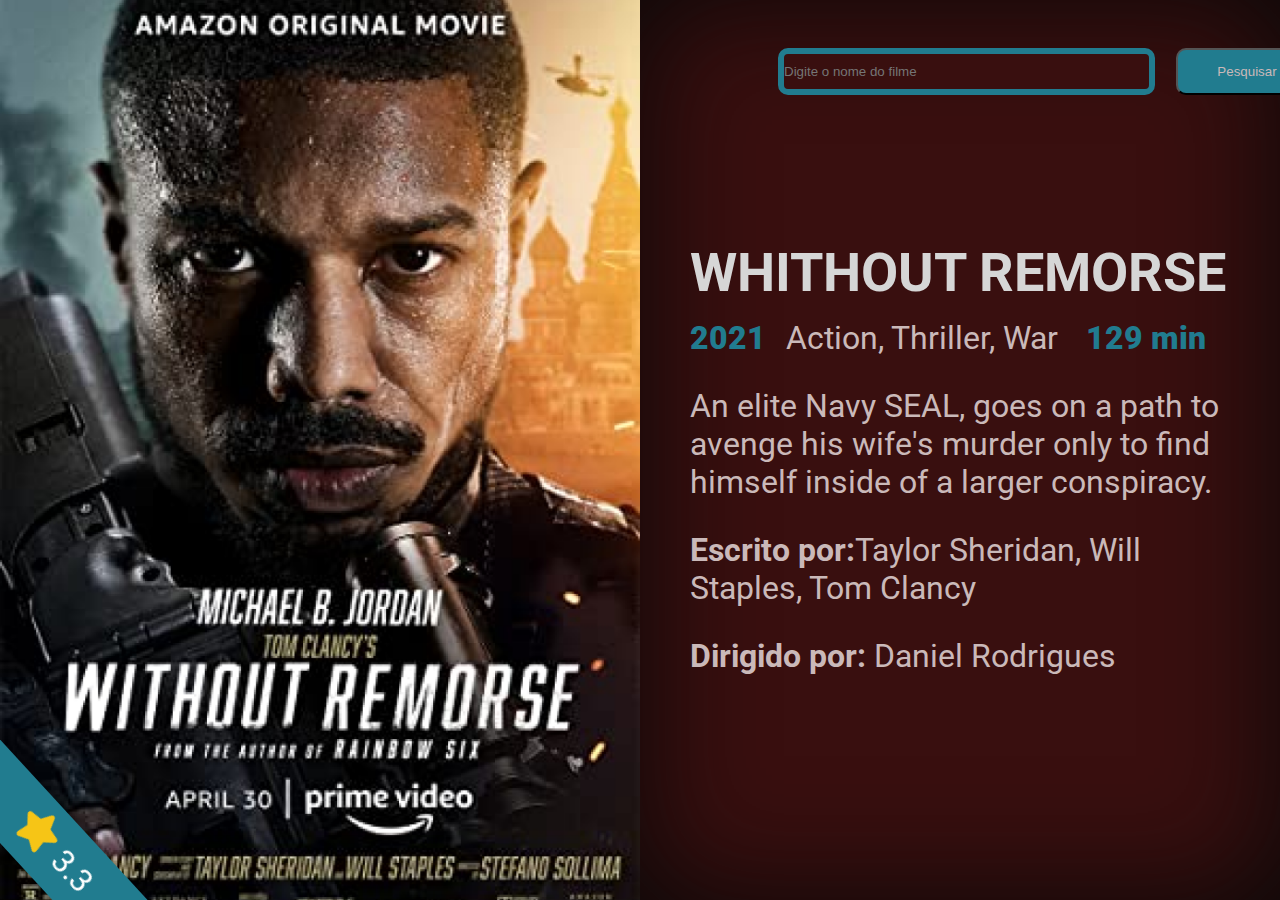
<file: index.html>
<!DOCTYPE html>
<html lang="pt-BR">
<head>
    <meta charset="UTF-8">
    <meta http-equiv="X-UA-Compatible" content="IE=edge">
    <meta name="viewport" content="width=device-width, initial-scale=1.0">
    <meta http-equiv="Content-Security-Policy" content="upgrade-insecure-requests"> 
    <title>Avaliação Busca de Filmes</title>
    <link rel="stylesheet" href="https://cdnjs.cloudflare.com/ajax/libs/font-awesome/6.1.1/css/all.min.css">
    <link rel="stylesheet" href="style.css">
</head>
<body>
    <script src="script.js"></script>
    <main>
        <div class="poster" id="banner">
            <div class="imdbrating" id="banner"> 
                <span class="icon"><i class="fa-solid fa-star"></i></span>
                <span class="score" id="nota">3.3</span> 
            </div>
        </div>

        <div class="info">
            
            <!-- Aqui é adicionado a barra de pesquisas -->
            <input id="busca" type="text" placeholder="Digite o nome do filme">

            <!-- Butão que realiza a pesquisa chamando a função "Buscar Filme" -->
            <button id="button" type="Pesquisar" value="PESQUISAR" onclick="buscarFilme()" ondblclick="carregando()">Pesquisar</button>
            
            <p id="descricao"> </p> <!-- Aqui é adicionado a descrição do filme caso a respota for == False-->
            <h1 class="title" id="titulo">WHITHOUT REMORSE</h1>
            <p><span class="text-blue" id="ano">2021</span><span class="filmeType" id="tipo">Action, Thriller, War</span> <span class="text-blue" id="duracao">129 min</span></p>
            <p id="sinopse">An elite Navy SEAL, goes on a path to avenge his wife's murder only to find himself inside of a larger conspiracy.</p>
            <p id="escritor">
                <strong>Escrito por:</strong>Taylor Sheridan, Will Staples, Tom Clancy
            </p>
            <p id="diretor">
                <strong>Dirigido por:</strong> Daniel Rodrigues
            </p>
        </div>
    </main>
    <script src="script.js"></script>
</body>
</html>
</file>
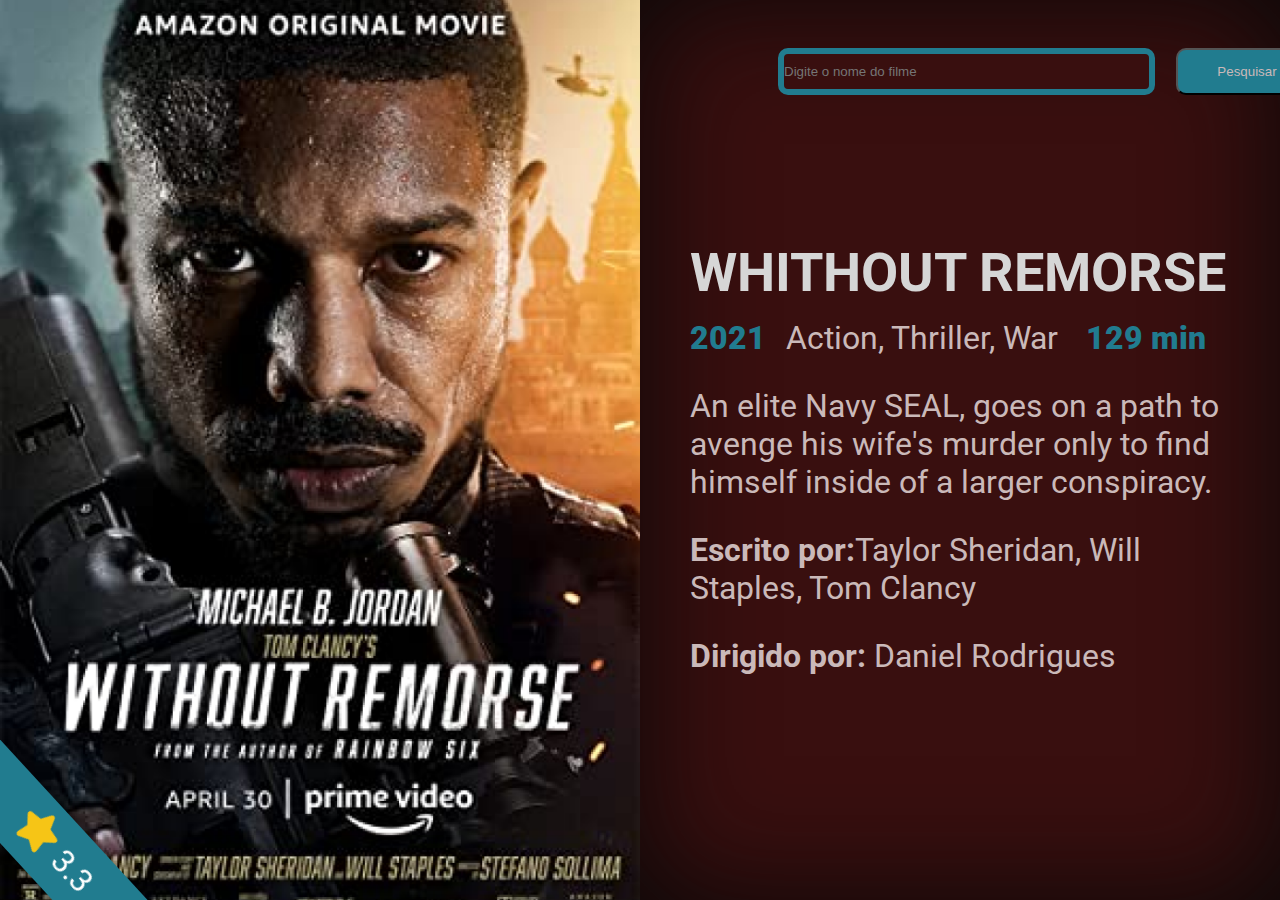
<file: main.html>
<!DOCTYPE html>
<html lang="pt-BR">
<head>
    <meta charset="UTF-8">
    <meta http-equiv="X-UA-Compatible" content="IE=edge">
    <meta name="viewport" content="width=device-width, initial-scale=1.0">
    <title>Avaliação</title>
    <link rel="stylesheet" href="https://cdnjs.cloudflare.com/ajax/libs/font-awesome/6.1.1/css/all.min.css">
    <link rel="stylesheet" href="style.css">
</head>
<body>
    <script src="script.js"></script>
    <main>
        <div class="poster" id="banner">
            <div class="imdbrating" id="banner"> 
                <span class="icon"><i class="fa-solid fa-star"></i></span>
                <span class="score" id="nota">3.3</span> 
            </div>
        </div>

        <div class="info">
            
            <!-- Aqui é adicionado a barra de pesquisas -->
            <input id="busca" type="text" placeholder="Digite o nome do filme">

            <!-- Butão que realiza a pesquisa chamando a função "Buscar Filme" -->
            <button id="button" type="Pesquisar" value="PESQUISAR" onclick="buscarFilme()" ondblclick="carregando()">Pesquisar</button>
            
            <p id="descricao"> </p> <!-- Aqui é adicionado a descrição do filme caso a respota for == False-->
            <h1 class="title" id="titulo">WHITHOUT REMORSE</h1>
            <p><span class="text-blue" id="ano">2021</span><span class="filmeType" id="tipo">Action, Thriller, War</span> <span class="text-blue" id="duracao">129 min</span></p>
            <p id="sinopse">An elite Navy SEAL, goes on a path to avenge his wife's murder only to find himself inside of a larger conspiracy.</p>
            <p id="escritor">
                <strong>Escrito por:</strong>Taylor Sheridan, Will Staples, Tom Clancy
            </p>
            <p id="diretor">
                <strong>Dirigido por:</strong> Daniel Rodrigues
            </p>
        </div>
    </main>
    <script src="script.js"></script>
</body>
</html>
</file>
<file: style.css>
/* importando a fonte Roboto do google fonts */
@import url('https://fonts.googleapis.com/css2?family=Roboto:wght@100;300;400;900&display=swap');

/* resetando os espaços de margin e padding, além de mudar o tamanho dos elementos para border-box */
* {
    padding: 0;
    margin: 0;
    box-sizing: border-box; /* para que os elementos possam ter o tamanho exato do seu conteúdo */
}

/* Conteudo central do site */
main {
    width: 100%;
    height: 100vh; /* Altura com toda a área visivel*/
    display: flex;
    font-size: 32px;
    font-family: 'Roboto', sans-serif;
    position: fixed;
}


.poster {
    width: 50%;
    height: 100%;
    position: relative;
    background-image: url(./img/filme.png);
    background-repeat: no-repeat;
    background-position: center;
    background-size: cover;
}

.imdbrating {
    position: absolute; /* para que o elemento fique fixo */
    width: 315.47px;
    height: 70.49px;
    left: -90px; 
    bottom: 0;

    padding-left: 90px; /* padding define uma a distância entre o conteúdo de um elemento e suas bordas */
    padding-top: 10px;

    background: #217C8F;
    transform: rotate(47.42deg); /* rotação do elemento */
}

.imdbrating .icon {
    font-size: 40px;
    color: #F6C516;
}
.imdbrating .score {
    color: #fff;
    font-size: 32px;
    z-index: 101;
}

.info {
    width: 50%;
    background: #390F0F;
    box-shadow: inset 0px 0px 120px #090808;
    color: #CAB9B9;
    padding: 0 50px;
    display: flex;
    flex-direction: column;
    justify-content: center;
}
.info h1 {
    font-size: 54px;
    color: #D6D6D6;
}

.info p {
    margin: 15px 0;
}

.info .text-blue {
    color: #217C8F;
    font-weight: 900;
    
}

.info .filmeType {
    margin: 0 20px;
}

input{
    margin-bottom: 10px;
    position: absolute; /* elemento ficará em uma posição fixa em relação à página. */
    width: 377px;
    height: 47px;
    left: 778px;
    top: 48px;

    background: #390F0F;
    border: 6px solid #217C8F;
    box-sizing: border-box; /* para que o input não seja redimensionado */
    border-radius: 10px;
    color: #CAB9B9;

}

button{
    position: absolute; /* elemento ficará em uma posição fixa em relação à página. */
    width: 142px;
    height: 47px;
    left: 1176px;
    top: 48px;

    background: #217C8F;
    border-radius: 10px;
    color: #CAB9B9;
}

button:hover{ /* ao passar o mouse sobre o botao, ele irá aumentar */
    transform: scale(1.1);
    background: aqua;
    color: white;
    transition: all 1.5s;

}

input:hover{ /* ao passar o mouse sobre o input, ele irá aumentar */
    transform: scale(1.1);
    color: white;
    transition: all 1.5s;

}
</file>
